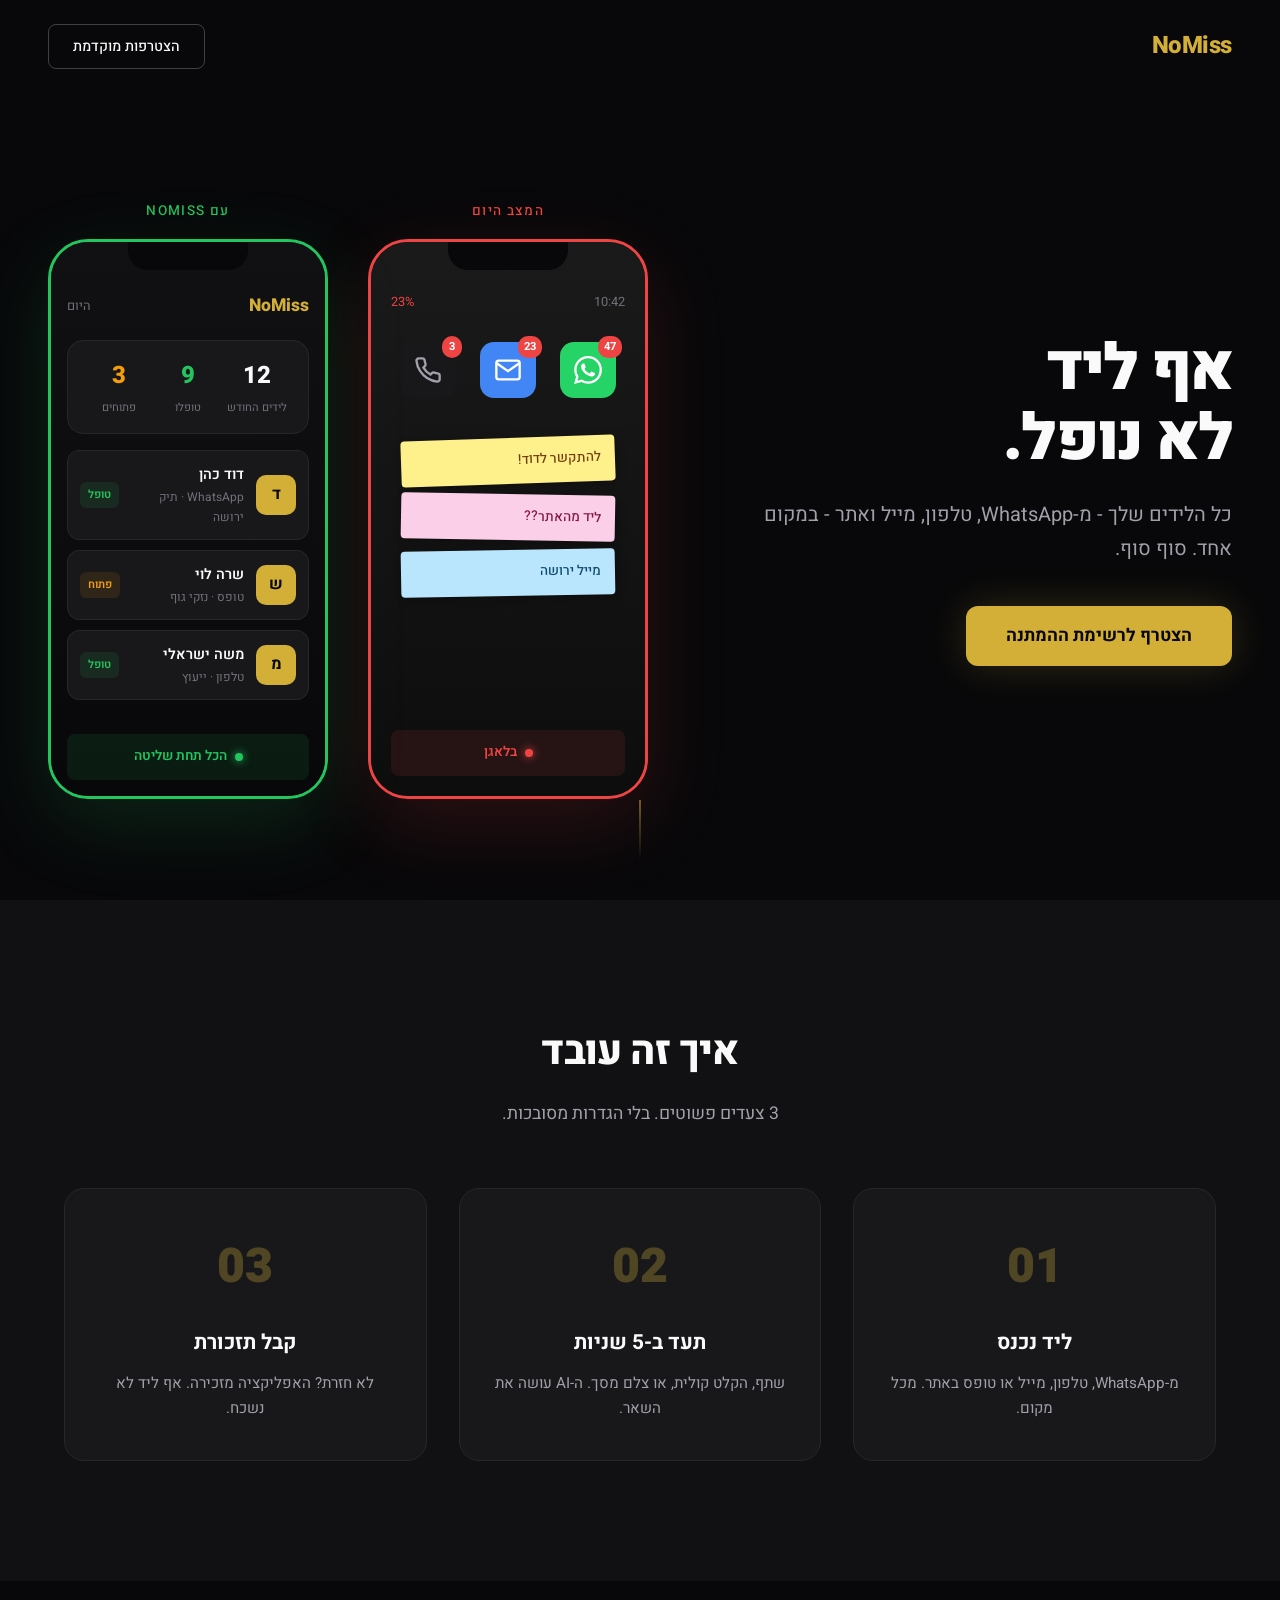
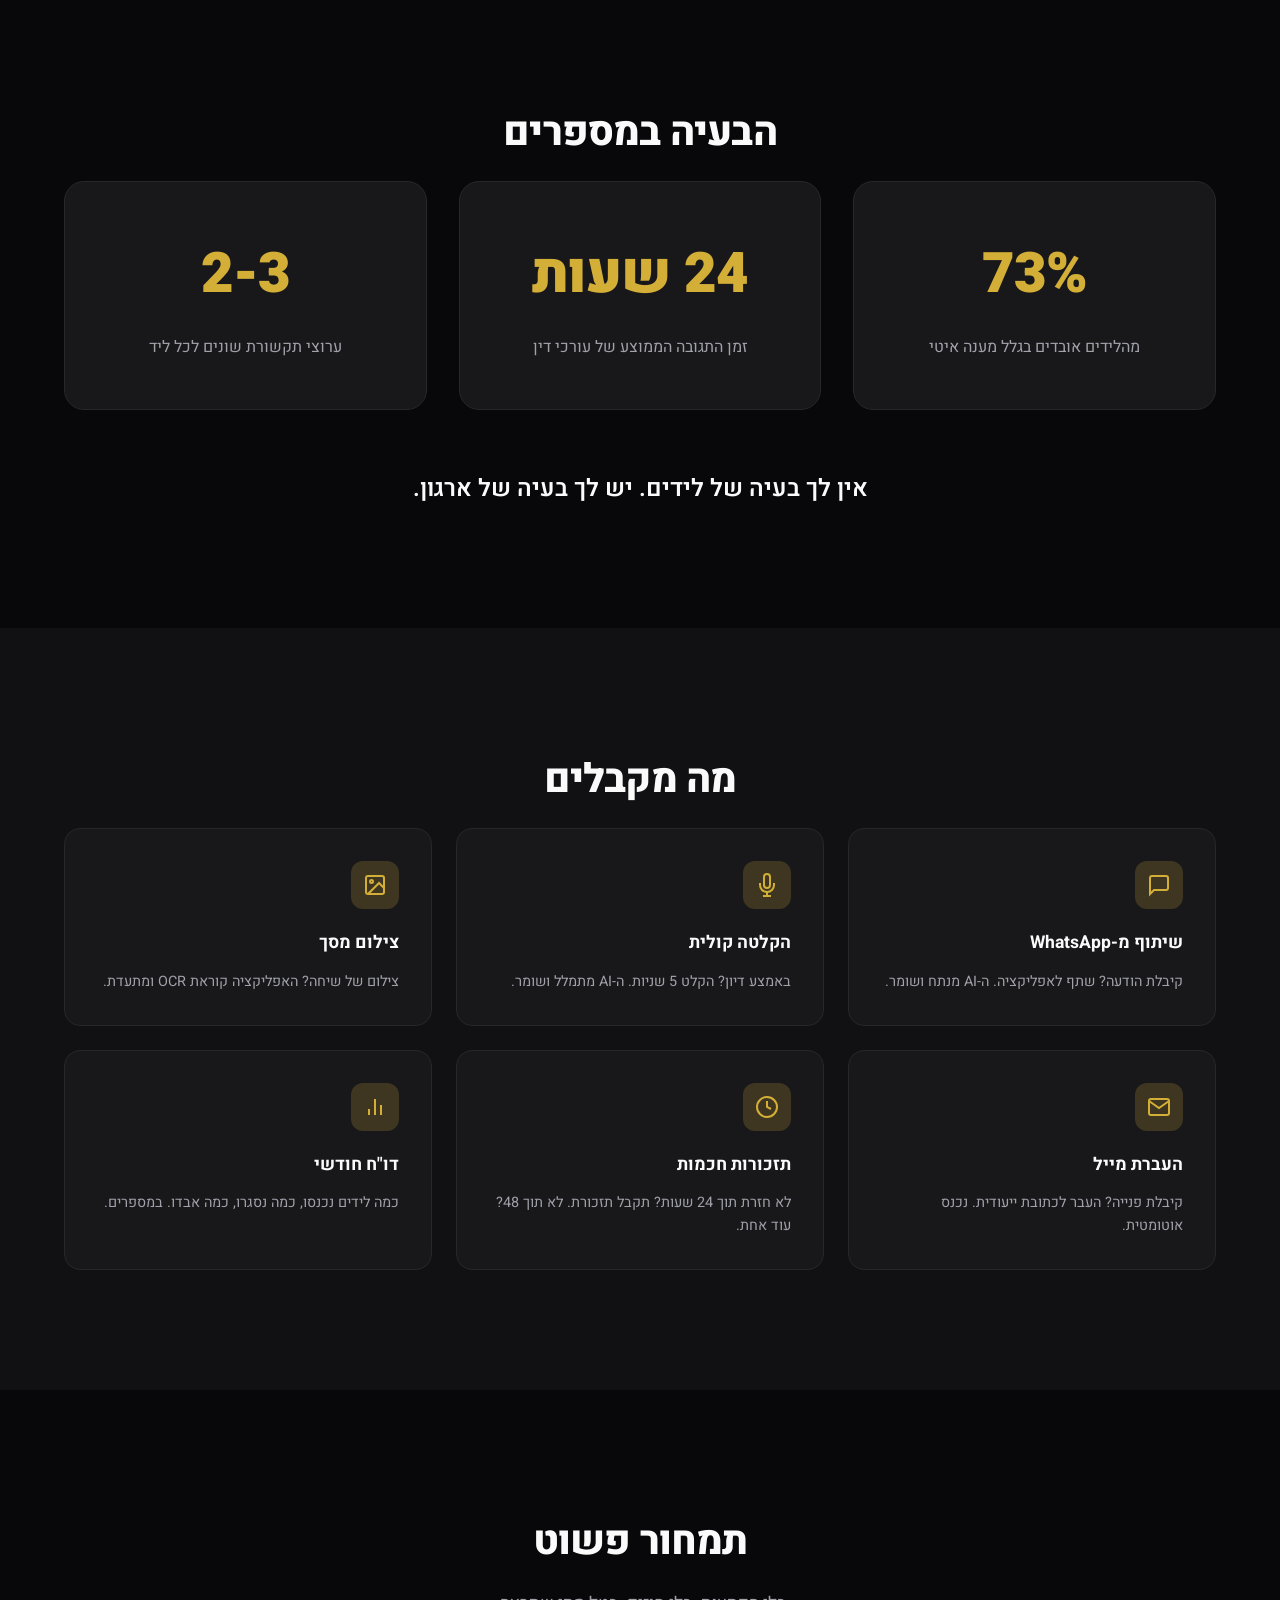
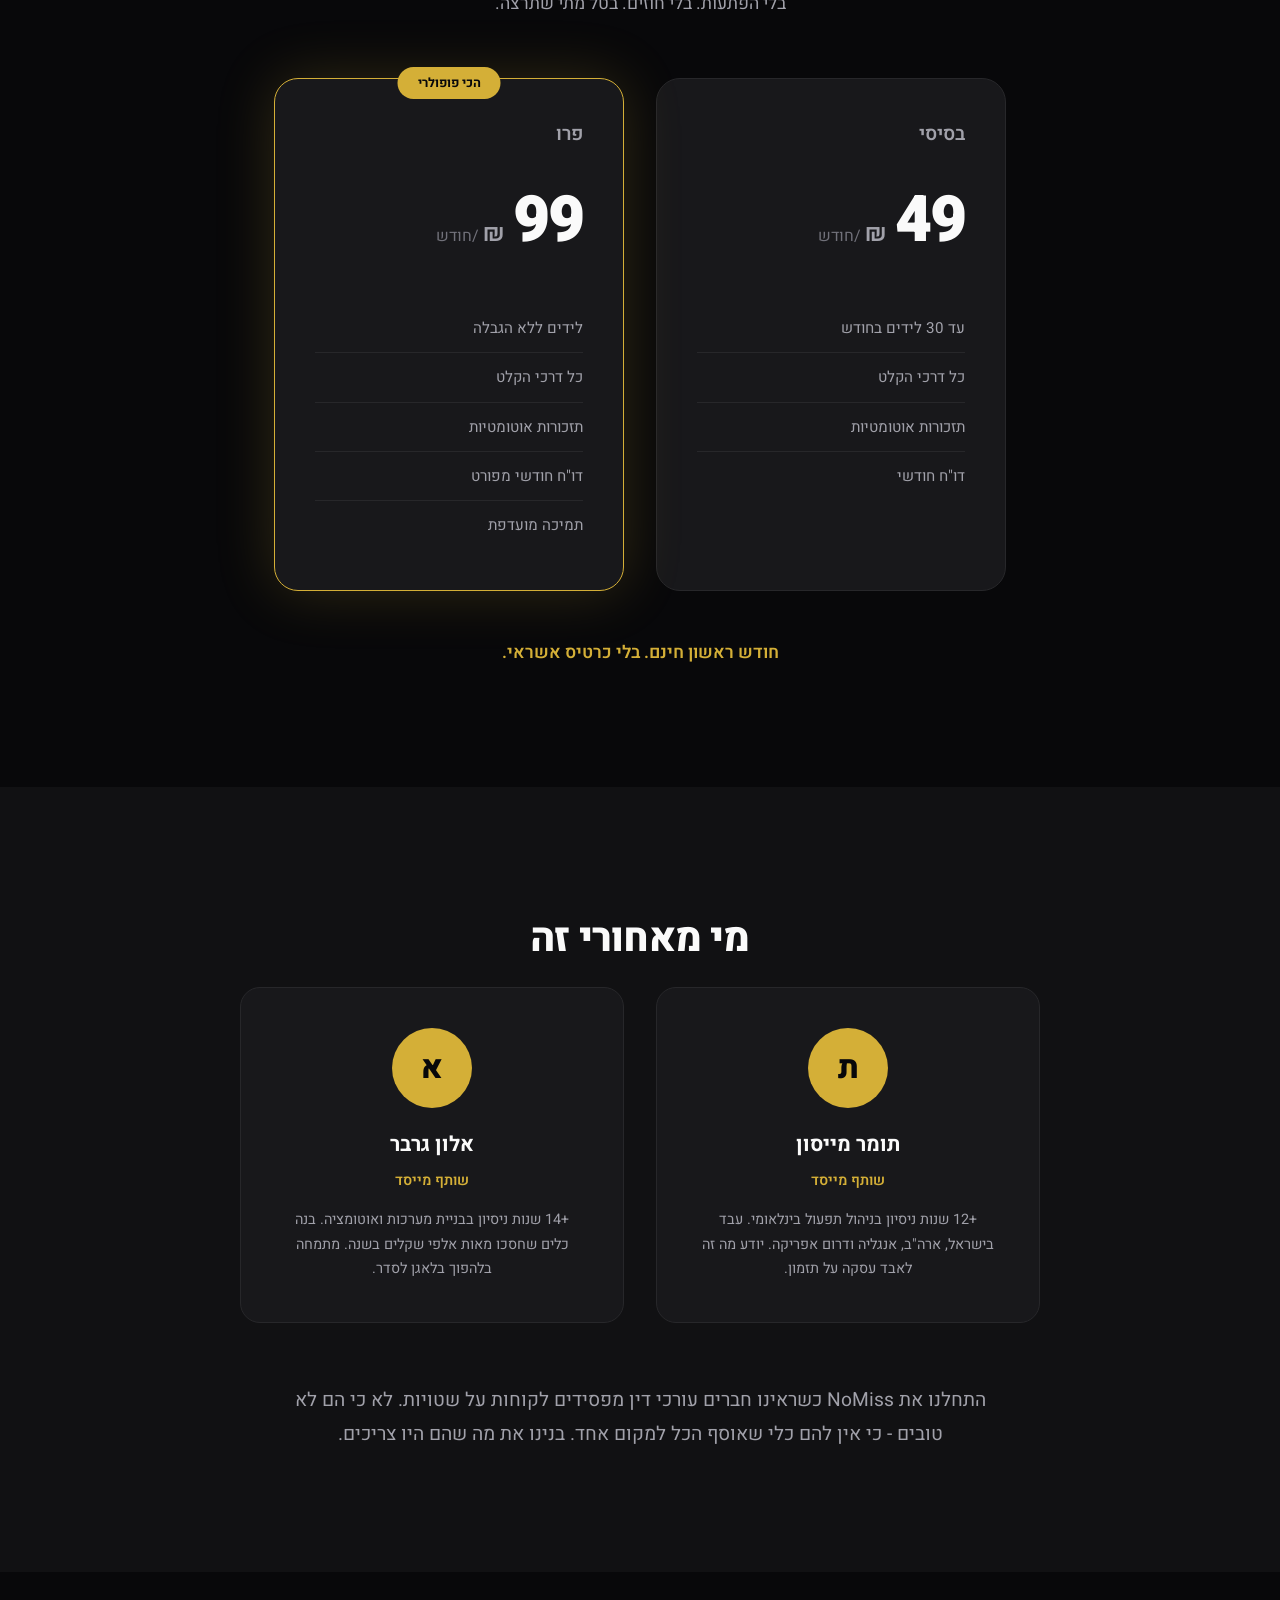
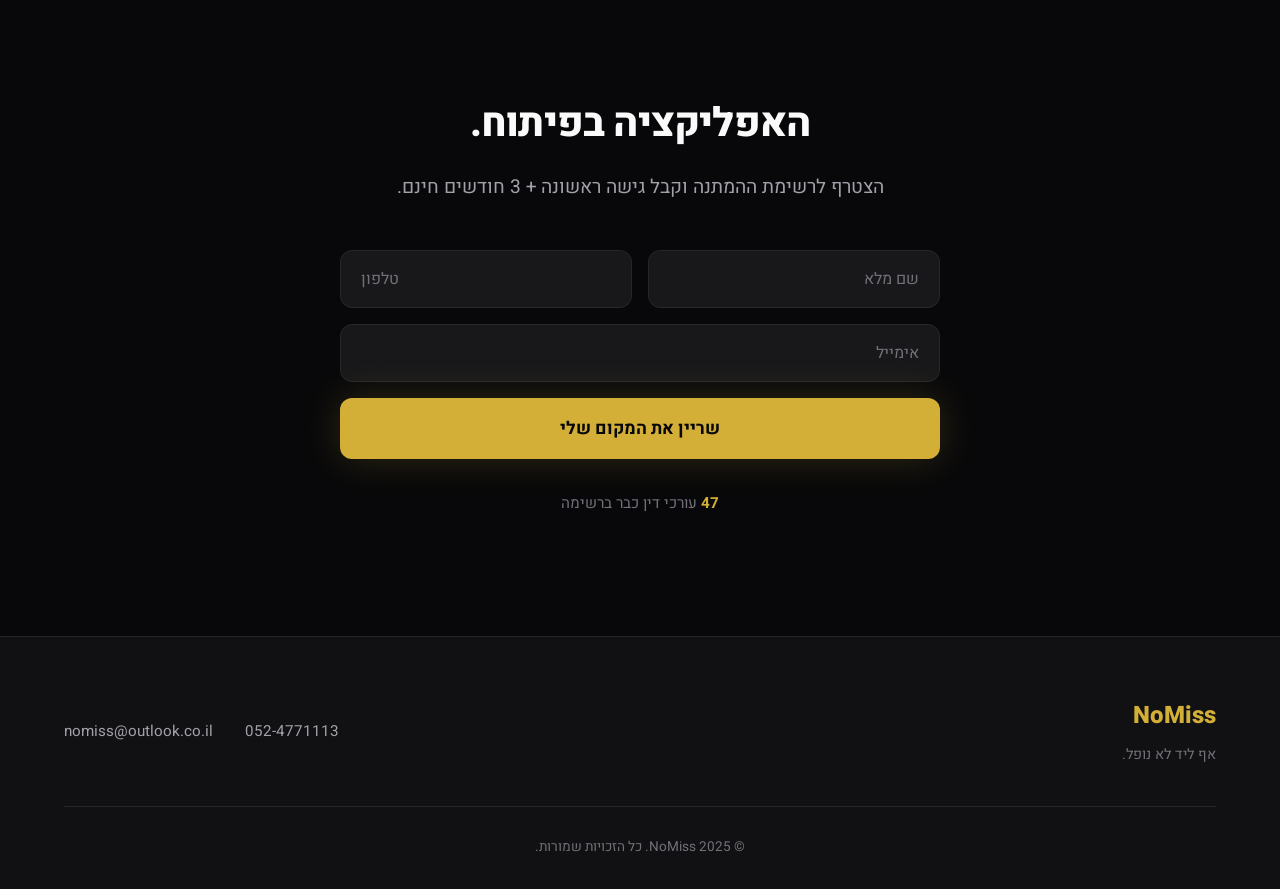
<file: index.html>
<!DOCTYPE html>
<html lang="he" dir="rtl">
<head>
  <meta charset="UTF-8">
  <meta name="viewport" content="width=device-width, initial-scale=1.0">
  <title>NoMiss | אף ליד לא נופל</title>
  <meta name="description" content="אפליקציה לניהול לידים לעורכי דין. כל הלידים במקום אחד - מ-WhatsApp, טלפון, מייל ואתר.">
  <link rel="preconnect" href="https://fonts.googleapis.com">
  <link rel="preconnect" href="https://fonts.gstatic.com" crossorigin>
  <link href="https://fonts.googleapis.com/css2?family=Heebo:wght@300;400;500;600;700;800;900&display=swap" rel="stylesheet">
  <link rel="stylesheet" href="styles.css">
  <!-- Meta Pixel Code -->
  <script>
  !function(f,b,e,v,n,t,s)
  {if(f.fbq)return;n=f.fbq=function(){n.callMethod?
  n.callMethod.apply(n,arguments):n.queue.push(arguments)};
  if(!f._fbq)f._fbq=n;n.push=n;n.loaded=!0;n.version='2.0';
  n.queue=[];t=b.createElement(e);t.async=!0;
  t.src=v;s=b.getElementsByTagName(e)[0];
  s.parentNode.insertBefore(t,s)}(window, document,'script',
  'https://connect.facebook.net/en_US/fbevents.js');
  fbq('init', '871649018702910');
  fbq('track', 'PageView');
  </script>
  <noscript><img height="1" width="1" style="display:none"
  src="https://www.facebook.com/tr?id=871649018702910&ev=PageView&noscript=1"
  /></noscript>
  <!-- End Meta Pixel Code -->
</head>
<body>

  <!-- Hero Section -->
  <section class="hero">
    <nav class="nav">
      <div class="logo">NoMiss</div>
      <a href="#waitlist" class="nav-cta">הצטרפות מוקדמת</a>
    </nav>

    <div class="hero-content">
      <div class="hero-text">
        <h1 class="hero-headline">אף ליד<br>לא נופל.</h1>
        <p class="hero-sub">כל הלידים שלך - מ-WhatsApp, טלפון, מייל ואתר - במקום אחד. סוף סוף.</p>
        <a href="#waitlist" class="hero-cta">הצטרף לרשימת ההמתנה</a>
      </div>

      <div class="hero-phones">
        <!-- Before Phone -->
        <div class="phone-wrapper before">
          <div class="phone-label">המצב היום</div>
          <div class="phone-frame">
            <div class="phone-notch"></div>
            <div class="chaos-screen">
              <div class="chaos-header">
                <span class="chaos-time">10:42</span>
                <span class="chaos-battery">23%</span>
              </div>
              <div class="chaos-apps">
                <div class="app-icon whatsapp">
                  <svg viewBox="0 0 24 24" fill="currentColor">
                    <path d="M17.472 14.382c-.297-.149-1.758-.867-2.03-.967-.273-.099-.471-.148-.67.15-.197.297-.767.966-.94 1.164-.173.199-.347.223-.644.075-.297-.15-1.255-.463-2.39-1.475-.883-.788-1.48-1.761-1.653-2.059-.173-.297-.018-.458.13-.606.134-.133.298-.347.446-.52.149-.174.198-.298.298-.497.099-.198.05-.371-.025-.52-.075-.149-.669-1.612-.916-2.207-.242-.579-.487-.5-.669-.51-.173-.008-.371-.01-.57-.01-.198 0-.52.074-.792.372-.272.297-1.04 1.016-1.04 2.479 0 1.462 1.065 2.875 1.213 3.074.149.198 2.096 3.2 5.077 4.487.709.306 1.262.489 1.694.625.712.227 1.36.195 1.871.118.571-.085 1.758-.719 2.006-1.413.248-.694.248-1.289.173-1.413-.074-.124-.272-.198-.57-.347m-5.421 7.403h-.004a9.87 9.87 0 01-5.031-1.378l-.361-.214-3.741.982.998-3.648-.235-.374a9.86 9.86 0 01-1.51-5.26c.001-5.45 4.436-9.884 9.888-9.884 2.64 0 5.122 1.03 6.988 2.898a9.825 9.825 0 012.893 6.994c-.003 5.45-4.437 9.884-9.885 9.884m8.413-18.297A11.815 11.815 0 0012.05 0C5.495 0 .16 5.335.157 11.892c0 2.096.547 4.142 1.588 5.945L.057 24l6.305-1.654a11.882 11.882 0 005.683 1.448h.005c6.554 0 11.89-5.335 11.893-11.893a11.821 11.821 0 00-3.48-8.413z"/>
                  </svg>
                  <span class="app-badge">47</span>
                </div>
                <div class="app-icon email">
                  <svg viewBox="0 0 24 24" fill="none" stroke="currentColor" stroke-width="2">
                    <path d="M4 4h16c1.1 0 2 .9 2 2v12c0 1.1-.9 2-2 2H4c-1.1 0-2-.9-2-2V6c0-1.1.9-2 2-2z"></path>
                    <polyline points="22,6 12,13 2,6"></polyline>
                  </svg>
                  <span class="app-badge">23</span>
                </div>
                <div class="app-icon phone-app">
                  <svg viewBox="0 0 24 24" fill="none" stroke="currentColor" stroke-width="2">
                    <path d="M22 16.92v3a2 2 0 0 1-2.18 2 19.79 19.79 0 0 1-8.63-3.07 19.5 19.5 0 0 1-6-6 19.79 19.79 0 0 1-3.07-8.67A2 2 0 0 1 4.11 2h3a2 2 0 0 1 2 1.72 12.84 12.84 0 0 0 .7 2.81 2 2 0 0 1-.45 2.11L8.09 9.91a16 16 0 0 0 6 6l1.27-1.27a2 2 0 0 1 2.11-.45 12.84 12.84 0 0 0 2.81.7A2 2 0 0 1 22 16.92z"></path>
                  </svg>
                  <span class="app-badge danger">3</span>
                </div>
              </div>
              <div class="sticky-notes">
                <div class="sticky yellow">להתקשר לדוד!</div>
                <div class="sticky pink">ליד מהאתר??</div>
                <div class="sticky blue">מייל ירושה</div>
              </div>
              <div class="chaos-status">
                <span class="status-dot danger"></span>
                בלאגן
              </div>
            </div>
          </div>
        </div>

        <!-- After Phone -->
        <div class="phone-wrapper after">
          <div class="phone-label">עם NoMiss</div>
          <div class="phone-frame">
            <div class="phone-notch"></div>
            <div class="app-screen">
              <div class="app-header">
                <span class="app-logo">NoMiss</span>
                <span class="app-date">היום</span>
              </div>
              <div class="stats-card">
                <div class="stat">
                  <span class="stat-number">12</span>
                  <span class="stat-label">לידים החודש</span>
                </div>
                <div class="stat">
                  <span class="stat-number success">9</span>
                  <span class="stat-label">טופלו</span>
                </div>
                <div class="stat">
                  <span class="stat-number warning">3</span>
                  <span class="stat-label">פתוחים</span>
                </div>
              </div>
              <div class="leads-list">
                <div class="lead-item">
                  <div class="lead-avatar">ד</div>
                  <div class="lead-info">
                    <span class="lead-name">דוד כהן</span>
                    <span class="lead-source">WhatsApp · תיק ירושה</span>
                  </div>
                  <span class="lead-status handled">טופל</span>
                </div>
                <div class="lead-item">
                  <div class="lead-avatar">ש</div>
                  <div class="lead-info">
                    <span class="lead-name">שרה לוי</span>
                    <span class="lead-source">טופס · נזקי גוף</span>
                  </div>
                  <span class="lead-status open">פתוח</span>
                </div>
                <div class="lead-item">
                  <div class="lead-avatar">מ</div>
                  <div class="lead-info">
                    <span class="lead-name">משה ישראלי</span>
                    <span class="lead-source">טלפון · ייעוץ</span>
                  </div>
                  <span class="lead-status handled">טופל</span>
                </div>
              </div>
              <div class="app-status">
                <span class="status-dot success"></span>
                הכל תחת שליטה
              </div>
            </div>
          </div>
        </div>
      </div>
    </div>

    <div class="hero-scroll-indicator">
      <div class="scroll-line"></div>
    </div>
  </section>

  <!-- How It Works Section -->
  <section class="how-section">
    <div class="container">
      <h2 class="section-title">איך זה עובד</h2>
      <p class="section-subtitle">3 צעדים פשוטים. בלי הגדרות מסובכות.</p>

      <div class="steps-grid">
        <div class="step-card">
          <div class="step-number">01</div>
          <h3>ליד נכנס</h3>
          <p>מ-WhatsApp, טלפון, מייל או טופס באתר. מכל מקום.</p>
        </div>
        <div class="step-card">
          <div class="step-number">02</div>
          <h3>תעד ב-5 שניות</h3>
          <p>שתף, הקלט קולית, או צלם מסך. ה-AI עושה את השאר.</p>
        </div>
        <div class="step-card">
          <div class="step-number">03</div>
          <h3>קבל תזכורת</h3>
          <p>לא חזרת? האפליקציה מזכירה. אף ליד לא נשכח.</p>
        </div>
      </div>
    </div>
  </section>

  <!-- Problem Section -->
  <section class="problem-section">
    <div class="container">
      <h2 class="section-title light">הבעיה במספרים</h2>

      <div class="stats-grid">
        <div class="stat-card">
          <div class="stat-big">73%</div>
          <p>מהלידים אובדים בגלל מענה איטי</p>
        </div>
        <div class="stat-card">
          <div class="stat-big">24 שעות</div>
          <p>זמן התגובה הממוצע של עורכי דין</p>
        </div>
        <div class="stat-card">
          <div class="stat-big">2-3</div>
          <p>ערוצי תקשורת שונים לכל ליד</p>
        </div>
      </div>

      <p class="problem-conclusion">אין לך בעיה של לידים. יש לך בעיה של ארגון.</p>
    </div>
  </section>

  <!-- Features Section -->
  <section class="features-section">
    <div class="container">
      <h2 class="section-title">מה מקבלים</h2>

      <div class="features-grid">
        <div class="feature-card">
          <div class="feature-icon">
            <svg viewBox="0 0 24 24" fill="none" stroke="currentColor" stroke-width="2">
              <path d="M21 15a2 2 0 0 1-2 2H7l-4 4V5a2 2 0 0 1 2-2h14a2 2 0 0 1 2 2z"></path>
            </svg>
          </div>
          <h4>שיתוף מ-WhatsApp</h4>
          <p>קיבלת הודעה? שתף לאפליקציה. ה-AI מנתח ושומר.</p>
        </div>
        <div class="feature-card">
          <div class="feature-icon">
            <svg viewBox="0 0 24 24" fill="none" stroke="currentColor" stroke-width="2">
              <path d="M12 1a3 3 0 0 0-3 3v8a3 3 0 0 0 6 0V4a3 3 0 0 0-3-3z"></path>
              <path d="M19 10v2a7 7 0 0 1-14 0v-2"></path>
              <line x1="12" y1="19" x2="12" y2="23"></line>
              <line x1="8" y1="23" x2="16" y2="23"></line>
            </svg>
          </div>
          <h4>הקלטה קולית</h4>
          <p>באמצע דיון? הקלט 5 שניות. ה-AI מתמלל ושומר.</p>
        </div>
        <div class="feature-card">
          <div class="feature-icon">
            <svg viewBox="0 0 24 24" fill="none" stroke="currentColor" stroke-width="2">
              <rect x="3" y="3" width="18" height="18" rx="2" ry="2"></rect>
              <circle cx="8.5" cy="8.5" r="1.5"></circle>
              <polyline points="21 15 16 10 5 21"></polyline>
            </svg>
          </div>
          <h4>צילום מסך</h4>
          <p>צילום של שיחה? האפליקציה קוראת OCR ומתעדת.</p>
        </div>
        <div class="feature-card">
          <div class="feature-icon">
            <svg viewBox="0 0 24 24" fill="none" stroke="currentColor" stroke-width="2">
              <path d="M4 4h16c1.1 0 2 .9 2 2v12c0 1.1-.9 2-2 2H4c-1.1 0-2-.9-2-2V6c0-1.1.9-2 2-2z"></path>
              <polyline points="22,6 12,13 2,6"></polyline>
            </svg>
          </div>
          <h4>העברת מייל</h4>
          <p>קיבלת פנייה? העבר לכתובת ייעודית. נכנס אוטומטית.</p>
        </div>
        <div class="feature-card">
          <div class="feature-icon">
            <svg viewBox="0 0 24 24" fill="none" stroke="currentColor" stroke-width="2">
              <circle cx="12" cy="12" r="10"></circle>
              <polyline points="12 6 12 12 16 14"></polyline>
            </svg>
          </div>
          <h4>תזכורות חכמות</h4>
          <p>לא חזרת תוך 24 שעות? תקבל תזכורת. לא תוך 48? עוד אחת.</p>
        </div>
        <div class="feature-card">
          <div class="feature-icon">
            <svg viewBox="0 0 24 24" fill="none" stroke="currentColor" stroke-width="2">
              <line x1="18" y1="20" x2="18" y2="10"></line>
              <line x1="12" y1="20" x2="12" y2="4"></line>
              <line x1="6" y1="20" x2="6" y2="14"></line>
            </svg>
          </div>
          <h4>דו"ח חודשי</h4>
          <p>כמה לידים נכנסו, כמה נסגרו, כמה אבדו. במספרים.</p>
        </div>
      </div>
    </div>
  </section>

  <!-- Pricing Section -->
  <section class="pricing-section">
    <div class="container">
      <h2 class="section-title light">תמחור פשוט</h2>
      <p class="pricing-intro">בלי הפתעות. בלי חוזים. בטל מתי שתרצה.</p>

      <div class="pricing-cards">
        <div class="pricing-card">
          <div class="pricing-name">בסיסי</div>
          <div class="pricing-price">
            <span class="price-number">49</span>
            <span class="price-currency">₪</span>
            <span class="price-period">/חודש</span>
          </div>
          <ul class="pricing-features">
            <li>עד 30 לידים בחודש</li>
            <li>כל דרכי הקלט</li>
            <li>תזכורות אוטומטיות</li>
            <li>דו"ח חודשי</li>
          </ul>
        </div>

        <div class="pricing-card featured">
          <div class="pricing-badge">הכי פופולרי</div>
          <div class="pricing-name">פרו</div>
          <div class="pricing-price">
            <span class="price-number">99</span>
            <span class="price-currency">₪</span>
            <span class="price-period">/חודש</span>
          </div>
          <ul class="pricing-features">
            <li>לידים ללא הגבלה</li>
            <li>כל דרכי הקלט</li>
            <li>תזכורות אוטומטיות</li>
            <li>דו"ח חודשי מפורט</li>
            <li>תמיכה מועדפת</li>
          </ul>
        </div>
      </div>

      <p class="pricing-trial">חודש ראשון חינם. בלי כרטיס אשראי.</p>
    </div>
  </section>

  <!-- About Section -->
  <section class="about-section">
    <div class="container">
      <h2 class="section-title">מי מאחורי זה</h2>

      <div class="founders-grid">
        <div class="founder-card">
          <div class="founder-initial">ת</div>
          <h3>תומר מייסון</h3>
          <p class="founder-title">שותף מייסד</p>
          <p class="founder-bio">+12 שנות ניסיון בניהול תפעול בינלאומי. עבד בישראל, ארה"ב, אנגליה ודרום אפריקה. יודע מה זה לאבד עסקה על תזמון.</p>
        </div>
        <div class="founder-card">
          <div class="founder-initial">א</div>
          <h3>אלון גרבר</h3>
          <p class="founder-title">שותף מייסד</p>
          <p class="founder-bio">+14 שנות ניסיון בבניית מערכות ואוטומציה. בנה כלים שחסכו מאות אלפי שקלים בשנה. מתמחה בלהפוך בלאגן לסדר.</p>
        </div>
      </div>

      <div class="about-story">
        <p>התחלנו את NoMiss כשראינו חברים עורכי דין מפסידים לקוחות על שטויות. לא כי הם לא טובים - כי אין להם כלי שאוסף הכל למקום אחד. בנינו את מה שהם היו צריכים.</p>
      </div>
    </div>
  </section>

  <!-- Waitlist Section -->
  <section class="waitlist-section" id="waitlist">
    <div class="container">
      <div class="waitlist-content">
        <h2 class="section-title light">האפליקציה בפיתוח.</h2>
        <p class="waitlist-sub">הצטרף לרשימת ההמתנה וקבל גישה ראשונה + 3 חודשים חינם.</p>

        <form class="waitlist-form" id="waitlist-form">
          <div class="form-row">
            <input type="text" name="name" placeholder="שם מלא" required>
            <input type="tel" name="phone" placeholder="טלפון" required>
          </div>
          <div class="form-row">
            <input type="email" name="email" placeholder="אימייל" required>
          </div>
          <button type="submit" class="submit-btn">שריין את המקום שלי</button>
        </form>

        <p class="waitlist-count">
          <span class="count-number">47</span> עורכי דין כבר ברשימה
        </p>
      </div>
    </div>
  </section>

  <!-- Footer -->
  <footer class="footer">
    <div class="container">
      <div class="footer-content">
        <div class="footer-brand">
          <div class="footer-logo">NoMiss</div>
          <p>אף ליד לא נופל.</p>
        </div>
        <div class="footer-contact">
          <a href="tel:+972524771113">052-4771113</a>
          <a href="mailto:nomiss@outlook.co.il">nomiss@outlook.co.il</a>
        </div>
      </div>
      <div class="footer-bottom">
        <p>© 2025 NoMiss. כל הזכויות שמורות.</p>
      </div>
    </div>
  </footer>

  <script src="script.js"></script>
</body>
</html>
</file>
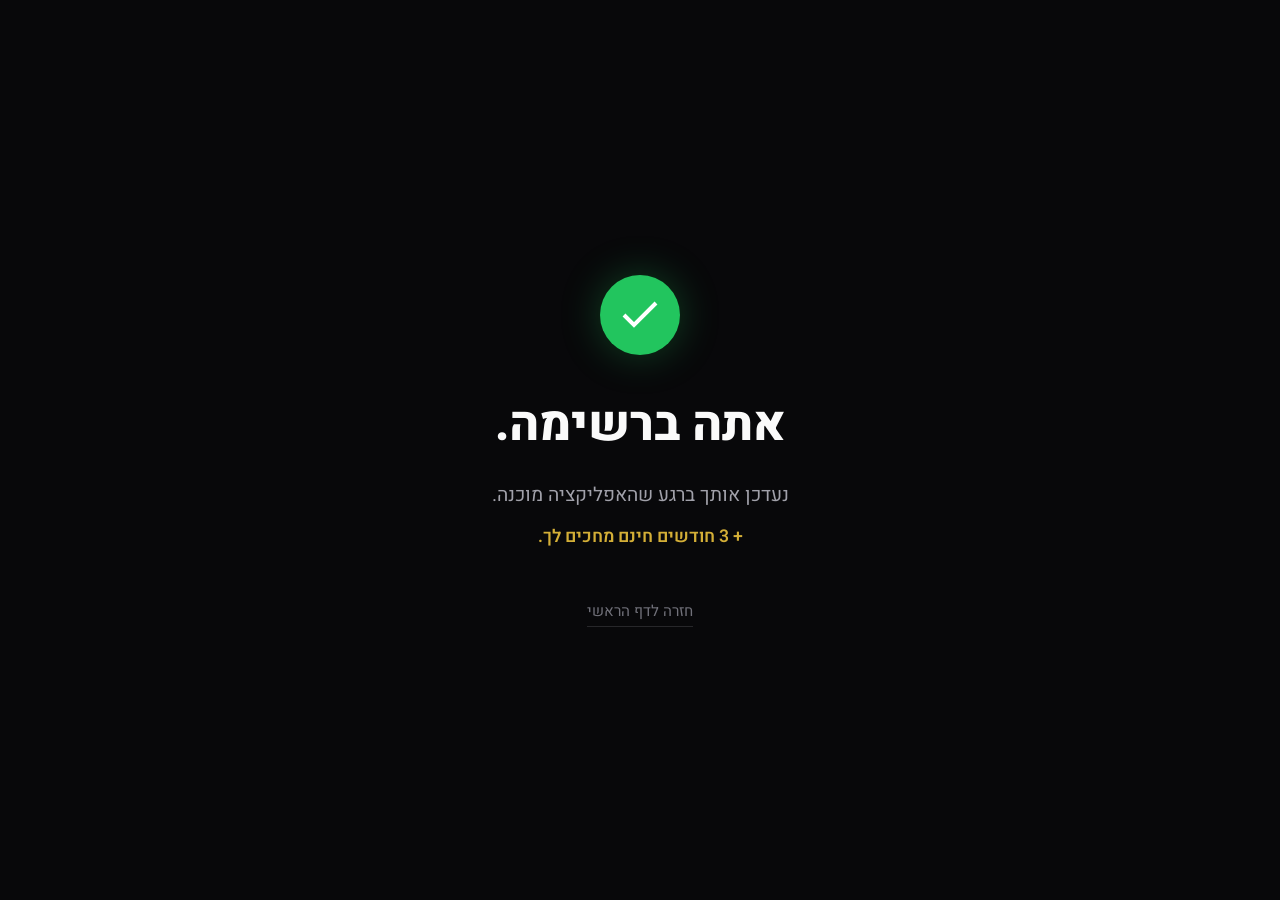
<file: thank-you.html>
<!DOCTYPE html>
<html lang="he" dir="rtl">
<head>
  <meta charset="UTF-8">
  <meta name="viewport" content="width=device-width, initial-scale=1.0">
  <title>תודה! | NoMiss</title>
  <link rel="preconnect" href="https://fonts.googleapis.com">
  <link rel="preconnect" href="https://fonts.gstatic.com" crossorigin>
  <link href="https://fonts.googleapis.com/css2?family=Heebo:wght@400;600;700;800&display=swap" rel="stylesheet">
  <link rel="stylesheet" href="styles.css">
  <!-- Meta Pixel Code -->
  <script>
  !function(f,b,e,v,n,t,s)
  {if(f.fbq)return;n=f.fbq=function(){n.callMethod?
  n.callMethod.apply(n,arguments):n.queue.push(arguments)};
  if(!f._fbq)f._fbq=n;n.push=n;n.loaded=!0;n.version='2.0';
  n.queue=[];t=b.createElement(e);t.async=!0;
  t.src=v;s=b.getElementsByTagName(e)[0];
  s.parentNode.insertBefore(t,s)}(window, document,'script',
  'https://connect.facebook.net/en_US/fbevents.js');
  fbq('init', '871649018702910');
  fbq('track', 'PageView');
  fbq('track', 'Lead');
  </script>
  <noscript><img height="1" width="1" style="display:none"
  src="https://www.facebook.com/tr?id=871649018702910&ev=PageView&noscript=1"
  /></noscript>
  <!-- End Meta Pixel Code -->
</head>
<body>
  <div class="thank-you-page">
    <div class="thank-you-content">
      <div class="thank-you-check">
        <svg width="48" height="48" viewBox="0 0 24 24" fill="none" stroke="currentColor" stroke-width="2">
          <polyline points="20 6 9 17 4 12"></polyline>
        </svg>
      </div>
      <h1>אתה ברשימה.</h1>
      <p class="thank-you-main">נעדכן אותך ברגע שהאפליקציה מוכנה.</p>
      <p class="thank-you-bonus">+ 3 חודשים חינם מחכים לך.</p>
      <a href="index.html" class="back-link">חזרה לדף הראשי</a>
    </div>
  </div>
</body>
</html>
</file>
<file: styles.css>
/* ===== CSS Variables ===== */
:root {
  --bg-primary: #08080A;
  --bg-secondary: #111113;
  --bg-card: #18181B;
  --bg-card-hover: #1f1f23;
  --text-primary: #FAFAFA;
  --text-secondary: #A1A1AA;
  --text-muted: #71717A;
  --accent: #D4AF37;
  --accent-dark: #B8942F;
  --accent-glow: rgba(212, 175, 55, 0.2);
  --success: #22C55E;
  --success-bg: rgba(34, 197, 94, 0.1);
  --warning: #F59E0B;
  --warning-bg: rgba(245, 158, 11, 0.1);
  --danger: #EF4444;
  --danger-bg: rgba(239, 68, 68, 0.1);
  --border: #27272A;
  --border-light: #3f3f46;
}

/* ===== Reset & Base ===== */
* {
  margin: 0;
  padding: 0;
  box-sizing: border-box;
}

html {
  scroll-behavior: smooth;
}

body {
  font-family: 'Heebo', sans-serif;
  background: var(--bg-primary);
  color: var(--text-primary);
  line-height: 1.6;
  overflow-x: hidden;
}

.container {
  max-width: 1200px;
  margin: 0 auto;
  padding: 0 24px;
}

/* ===== Navigation ===== */
.nav {
  display: flex;
  justify-content: space-between;
  align-items: center;
  padding: 24px 48px;
  position: absolute;
  top: 0;
  left: 0;
  right: 0;
  z-index: 100;
}

.logo {
  font-size: 1.5rem;
  font-weight: 800;
  color: var(--accent);
  letter-spacing: -0.02em;
}

.nav-cta {
  background: transparent;
  border: 1px solid var(--border-light);
  color: var(--text-primary);
  padding: 10px 24px;
  border-radius: 8px;
  text-decoration: none;
  font-weight: 500;
  font-size: 0.9rem;
  transition: all 0.3s ease;
}

.nav-cta:hover {
  border-color: var(--accent);
  color: var(--accent);
}

/* ===== Hero Section ===== */
.hero {
  min-height: 100vh;
  background: var(--bg-primary);
  position: relative;
  display: flex;
  flex-direction: column;
  padding-top: 100px;
}

.hero-content {
  flex: 1;
  display: flex;
  align-items: center;
  justify-content: space-between;
  padding: 0 48px;
  gap: 60px;
}

.hero-text {
  flex: 1;
  max-width: 500px;
}

.hero-headline {
  font-size: 4rem;
  font-weight: 900;
  line-height: 1.1;
  margin-bottom: 24px;
  letter-spacing: -0.03em;
}

.hero-sub {
  font-size: 1.25rem;
  color: var(--text-secondary);
  margin-bottom: 40px;
  line-height: 1.7;
}

.hero-cta {
  display: inline-block;
  background: var(--accent);
  color: var(--bg-primary);
  padding: 16px 40px;
  border-radius: 12px;
  text-decoration: none;
  font-weight: 700;
  font-size: 1.1rem;
  transition: all 0.3s ease;
  box-shadow: 0 0 40px var(--accent-glow);
}

.hero-cta:hover {
  background: var(--accent-dark);
  transform: translateY(-2px);
  box-shadow: 0 0 60px var(--accent-glow);
}

/* ===== Hero Phones ===== */
.hero-phones {
  display: flex;
  gap: 40px;
  align-items: flex-start;
}

.phone-wrapper {
  display: flex;
  flex-direction: column;
  align-items: center;
  gap: 16px;
}

.phone-label {
  font-size: 0.85rem;
  color: var(--text-muted);
  font-weight: 500;
  text-transform: uppercase;
  letter-spacing: 0.1em;
}

.phone-wrapper.before .phone-label {
  color: var(--danger);
}

.phone-wrapper.after .phone-label {
  color: var(--success);
}

.phone-frame {
  width: 280px;
  height: 560px;
  background: var(--bg-card);
  border-radius: 40px;
  border: 3px solid var(--border);
  position: relative;
  overflow: hidden;
  box-shadow: 0 25px 80px rgba(0, 0, 0, 0.5);
}

.phone-wrapper.before .phone-frame {
  border-color: var(--danger);
  box-shadow: 0 25px 80px rgba(239, 68, 68, 0.15);
}

.phone-wrapper.after .phone-frame {
  border-color: var(--success);
  box-shadow: 0 25px 80px rgba(34, 197, 94, 0.15);
}

.phone-notch {
  width: 120px;
  height: 28px;
  background: var(--bg-primary);
  border-radius: 0 0 20px 20px;
  position: absolute;
  top: 0;
  left: 50%;
  transform: translateX(-50%);
  z-index: 10;
}

/* ===== Chaos Screen (Before) ===== */
.chaos-screen {
  height: 100%;
  padding: 50px 20px 20px;
  background: linear-gradient(180deg, #1a1a1a 0%, #0d0d0d 100%);
  display: flex;
  flex-direction: column;
}

.chaos-header {
  display: flex;
  justify-content: space-between;
  align-items: center;
  margin-bottom: 30px;
  font-size: 0.8rem;
  color: var(--text-muted);
}

.chaos-battery {
  color: var(--danger);
}

.chaos-apps {
  display: flex;
  justify-content: center;
  gap: 24px;
  margin-bottom: 30px;
}

.app-icon {
  width: 56px;
  height: 56px;
  background: var(--bg-card);
  border-radius: 14px;
  display: flex;
  align-items: center;
  justify-content: center;
  position: relative;
}

.app-icon svg {
  width: 28px;
  height: 28px;
}

.app-icon.whatsapp {
  background: #25D366;
  color: white;
}

.app-icon.email {
  background: #4285F4;
  color: white;
}

.app-icon.phone-app {
  background: var(--bg-card);
  color: var(--text-secondary);
}

.app-badge {
  position: absolute;
  top: -6px;
  right: -6px;
  background: var(--danger);
  color: white;
  font-size: 0.7rem;
  font-weight: 700;
  padding: 2px 6px;
  border-radius: 10px;
  min-width: 20px;
  text-align: center;
}

.app-badge.danger {
  background: var(--danger);
  animation: pulse 2s infinite;
}

@keyframes pulse {
  0%, 100% { transform: scale(1); }
  50% { transform: scale(1.1); }
}

.sticky-notes {
  flex: 1;
  display: flex;
  flex-direction: column;
  gap: 10px;
  padding: 10px;
}

.sticky {
  padding: 12px 14px;
  border-radius: 4px;
  font-size: 0.85rem;
  font-weight: 500;
  transform: rotate(-1deg);
  box-shadow: 2px 2px 8px rgba(0, 0, 0, 0.3);
}

.sticky.yellow {
  background: #FEF08A;
  color: #713F12;
  transform: rotate(-2deg);
}

.sticky.pink {
  background: #FBCFE8;
  color: #831843;
  transform: rotate(1deg);
}

.sticky.blue {
  background: #BAE6FD;
  color: #0C4A6E;
  transform: rotate(-1deg);
}

.chaos-status {
  display: flex;
  align-items: center;
  justify-content: center;
  gap: 8px;
  padding: 12px;
  background: var(--danger-bg);
  border-radius: 8px;
  font-size: 0.85rem;
  color: var(--danger);
  font-weight: 600;
}

/* ===== App Screen (After) ===== */
.app-screen {
  height: 100%;
  padding: 50px 16px 16px;
  background: linear-gradient(180deg, var(--bg-secondary) 0%, var(--bg-primary) 100%);
  display: flex;
  flex-direction: column;
}

.app-header {
  display: flex;
  justify-content: space-between;
  align-items: center;
  margin-bottom: 20px;
}

.app-logo {
  font-size: 1.1rem;
  font-weight: 800;
  color: var(--accent);
}

.app-date {
  font-size: 0.8rem;
  color: var(--text-muted);
}

.stats-card {
  display: flex;
  justify-content: space-between;
  background: var(--bg-card);
  border-radius: 16px;
  padding: 16px;
  margin-bottom: 16px;
  border: 1px solid var(--border);
}

.stats-card .stat {
  text-align: center;
  flex: 1;
}

.stats-card .stat-number {
  font-size: 1.5rem;
  font-weight: 800;
  display: block;
  color: var(--text-primary);
}

.stats-card .stat-number.success {
  color: var(--success);
}

.stats-card .stat-number.warning {
  color: var(--warning);
}

.stats-card .stat-label {
  font-size: 0.7rem;
  color: var(--text-muted);
  display: block;
  margin-top: 4px;
}

.leads-list {
  flex: 1;
  display: flex;
  flex-direction: column;
  gap: 10px;
  overflow: hidden;
}

.lead-item {
  display: flex;
  align-items: center;
  gap: 12px;
  background: var(--bg-card);
  padding: 12px;
  border-radius: 12px;
  border: 1px solid var(--border);
}

.lead-avatar {
  width: 40px;
  height: 40px;
  background: var(--accent);
  color: var(--bg-primary);
  border-radius: 10px;
  display: flex;
  align-items: center;
  justify-content: center;
  font-weight: 700;
  font-size: 1rem;
}

.lead-info {
  flex: 1;
  min-width: 0;
}

.lead-name {
  display: block;
  font-weight: 600;
  font-size: 0.9rem;
  color: var(--text-primary);
}

.lead-source {
  display: block;
  font-size: 0.75rem;
  color: var(--text-muted);
  margin-top: 2px;
}

.lead-status {
  font-size: 0.7rem;
  padding: 4px 8px;
  border-radius: 6px;
  font-weight: 600;
}

.lead-status.handled {
  background: var(--success-bg);
  color: var(--success);
}

.lead-status.open {
  background: var(--warning-bg);
  color: var(--warning);
}

.app-status {
  display: flex;
  align-items: center;
  justify-content: center;
  gap: 8px;
  padding: 12px;
  background: var(--success-bg);
  border-radius: 8px;
  font-size: 0.85rem;
  color: var(--success);
  font-weight: 600;
  margin-top: auto;
}

.status-dot {
  width: 8px;
  height: 8px;
  border-radius: 50%;
}

.status-dot.success {
  background: var(--success);
  box-shadow: 0 0 8px var(--success);
}

.status-dot.danger {
  background: var(--danger);
  box-shadow: 0 0 8px var(--danger);
  animation: pulse 2s infinite;
}

/* ===== Scroll Indicator ===== */
.hero-scroll-indicator {
  position: absolute;
  bottom: 40px;
  left: 50%;
  transform: translateX(-50%);
}

.scroll-line {
  width: 1px;
  height: 60px;
  background: linear-gradient(to bottom, var(--accent), transparent);
  animation: scrollPulse 2s infinite;
}

@keyframes scrollPulse {
  0%, 100% { opacity: 0.3; height: 60px; }
  50% { opacity: 1; height: 80px; }
}

/* ===== Section Titles ===== */
.section-title {
  font-size: 2.5rem;
  font-weight: 800;
  text-align: center;
  margin-bottom: 16px;
  letter-spacing: -0.02em;
}

.section-title.light {
  color: var(--text-primary);
}

.section-subtitle {
  font-size: 1.1rem;
  color: var(--text-secondary);
  text-align: center;
  margin-bottom: 60px;
}

/* ===== How It Works Section ===== */
.how-section {
  padding: 120px 0;
  background: var(--bg-secondary);
}

.steps-grid {
  display: grid;
  grid-template-columns: repeat(3, 1fr);
  gap: 32px;
}

.step-card {
  background: var(--bg-card);
  border: 1px solid var(--border);
  border-radius: 20px;
  padding: 40px 32px;
  text-align: center;
  transition: all 0.3s ease;
}

.step-card:hover {
  border-color: var(--accent);
  transform: translateY(-4px);
}

.step-number {
  font-size: 3rem;
  font-weight: 900;
  color: var(--accent);
  opacity: 0.3;
  margin-bottom: 20px;
}

.step-card h3 {
  font-size: 1.3rem;
  font-weight: 700;
  margin-bottom: 12px;
}

.step-card p {
  color: var(--text-secondary);
  font-size: 0.95rem;
  line-height: 1.6;
}

/* ===== Problem Section ===== */
.problem-section {
  padding: 120px 0;
  background: var(--bg-primary);
}

.stats-grid {
  display: grid;
  grid-template-columns: repeat(3, 1fr);
  gap: 32px;
  margin-bottom: 60px;
}

.stat-card {
  background: var(--bg-card);
  border: 1px solid var(--border);
  border-radius: 20px;
  padding: 48px 32px;
  text-align: center;
}

.stat-big {
  font-size: 3.5rem;
  font-weight: 900;
  color: var(--accent);
  margin-bottom: 16px;
  letter-spacing: -0.02em;
}

.stat-card p {
  color: var(--text-secondary);
  font-size: 1rem;
}

.problem-conclusion {
  font-size: 1.5rem;
  font-weight: 600;
  text-align: center;
  color: var(--text-primary);
}

/* ===== Features Section ===== */
.features-section {
  padding: 120px 0;
  background: var(--bg-secondary);
}

.features-grid {
  display: grid;
  grid-template-columns: repeat(3, 1fr);
  gap: 24px;
}

.feature-card {
  background: var(--bg-card);
  border: 1px solid var(--border);
  border-radius: 16px;
  padding: 32px;
  transition: all 0.3s ease;
}

.feature-card:hover {
  border-color: var(--accent);
  background: var(--bg-card-hover);
}

.feature-icon {
  width: 48px;
  height: 48px;
  background: var(--accent-glow);
  border-radius: 12px;
  display: flex;
  align-items: center;
  justify-content: center;
  margin-bottom: 20px;
}

.feature-icon svg {
  width: 24px;
  height: 24px;
  color: var(--accent);
}

.feature-card h4 {
  font-size: 1.1rem;
  font-weight: 700;
  margin-bottom: 12px;
}

.feature-card p {
  color: var(--text-secondary);
  font-size: 0.9rem;
  line-height: 1.6;
}

/* ===== Pricing Section ===== */
.pricing-section {
  padding: 120px 0;
  background: var(--bg-primary);
}

.pricing-intro {
  font-size: 1.1rem;
  color: var(--text-secondary);
  text-align: center;
  margin-bottom: 60px;
}

.pricing-cards {
  display: flex;
  justify-content: center;
  gap: 32px;
  max-width: 800px;
  margin: 0 auto;
}

.pricing-card {
  background: var(--bg-card);
  border: 1px solid var(--border);
  border-radius: 24px;
  padding: 40px;
  flex: 1;
  max-width: 350px;
  position: relative;
  transition: all 0.3s ease;
}

.pricing-card:hover {
  border-color: var(--accent);
}

.pricing-card.featured {
  border-color: var(--accent);
  box-shadow: 0 0 60px var(--accent-glow);
}

.pricing-badge {
  position: absolute;
  top: -12px;
  left: 50%;
  transform: translateX(-50%);
  background: var(--accent);
  color: var(--bg-primary);
  padding: 6px 20px;
  border-radius: 20px;
  font-size: 0.8rem;
  font-weight: 700;
}

.pricing-name {
  font-size: 1.2rem;
  font-weight: 600;
  margin-bottom: 20px;
  color: var(--text-secondary);
}

.pricing-price {
  margin-bottom: 32px;
}

.price-number {
  font-size: 4rem;
  font-weight: 900;
  color: var(--text-primary);
  letter-spacing: -0.03em;
}

.price-currency {
  font-size: 1.5rem;
  font-weight: 600;
  color: var(--text-secondary);
  margin-right: 4px;
}

.price-period {
  font-size: 1rem;
  color: var(--text-muted);
}

.pricing-features {
  list-style: none;
}

.pricing-features li {
  padding: 12px 0;
  border-bottom: 1px solid var(--border);
  color: var(--text-secondary);
  font-size: 0.95rem;
}

.pricing-features li:last-child {
  border-bottom: none;
}

.pricing-trial {
  text-align: center;
  margin-top: 48px;
  color: var(--accent);
  font-weight: 600;
  font-size: 1.1rem;
}

/* ===== About Section ===== */
.about-section {
  padding: 120px 0;
  background: var(--bg-secondary);
}

.founders-grid {
  display: grid;
  grid-template-columns: repeat(2, 1fr);
  gap: 32px;
  max-width: 800px;
  margin: 0 auto 60px;
}

.founder-card {
  background: var(--bg-card);
  border: 1px solid var(--border);
  border-radius: 20px;
  padding: 40px;
  text-align: center;
  transition: all 0.3s ease;
}

.founder-card:hover {
  border-color: var(--accent);
}

.founder-initial {
  width: 80px;
  height: 80px;
  background: var(--accent);
  color: var(--bg-primary);
  border-radius: 50%;
  display: flex;
  align-items: center;
  justify-content: center;
  font-size: 2rem;
  font-weight: 800;
  margin: 0 auto 20px;
}

.founder-card h3 {
  font-size: 1.3rem;
  font-weight: 700;
  margin-bottom: 8px;
}

.founder-title {
  color: var(--accent);
  font-size: 0.9rem;
  font-weight: 600;
  margin-bottom: 16px;
}

.founder-bio {
  color: var(--text-secondary);
  font-size: 0.9rem;
  line-height: 1.7;
}

.about-story {
  max-width: 700px;
  margin: 0 auto;
  text-align: center;
}

.about-story p {
  font-size: 1.2rem;
  color: var(--text-secondary);
  line-height: 1.8;
}

/* ===== Waitlist Section ===== */
.waitlist-section {
  padding: 120px 0;
  background: var(--bg-primary);
}

.waitlist-content {
  max-width: 600px;
  margin: 0 auto;
  text-align: center;
}

.waitlist-sub {
  font-size: 1.2rem;
  color: var(--text-secondary);
  margin-bottom: 48px;
}

.waitlist-form {
  display: flex;
  flex-direction: column;
  gap: 16px;
}

.form-row {
  display: flex;
  gap: 16px;
}

.form-row input {
  flex: 1;
  background: var(--bg-card);
  border: 1px solid var(--border);
  border-radius: 12px;
  padding: 16px 20px;
  font-size: 1rem;
  color: var(--text-primary);
  font-family: 'Heebo', sans-serif;
  transition: all 0.3s ease;
}

.form-row input::placeholder {
  color: var(--text-muted);
}

.form-row input:focus {
  outline: none;
  border-color: var(--accent);
  box-shadow: 0 0 20px var(--accent-glow);
}

.submit-btn {
  background: var(--accent);
  color: var(--bg-primary);
  border: none;
  border-radius: 12px;
  padding: 18px 40px;
  font-size: 1.1rem;
  font-weight: 700;
  cursor: pointer;
  font-family: 'Heebo', sans-serif;
  transition: all 0.3s ease;
  box-shadow: 0 0 40px var(--accent-glow);
}

.submit-btn:hover {
  background: var(--accent-dark);
  transform: translateY(-2px);
  box-shadow: 0 0 60px var(--accent-glow);
}

.submit-btn:disabled {
  opacity: 0.7;
  cursor: not-allowed;
  transform: none;
}

.waitlist-count {
  margin-top: 32px;
  color: var(--text-muted);
  font-size: 0.95rem;
}

.count-number {
  color: var(--accent);
  font-weight: 700;
}

/* ===== Footer ===== */
.footer {
  padding: 60px 0 30px;
  background: var(--bg-secondary);
  border-top: 1px solid var(--border);
}

.footer-content {
  display: flex;
  justify-content: space-between;
  align-items: center;
  margin-bottom: 40px;
}

.footer-logo {
  font-size: 1.5rem;
  font-weight: 800;
  color: var(--accent);
  margin-bottom: 8px;
}

.footer-brand p {
  color: var(--text-muted);
  font-size: 0.9rem;
}

.footer-contact {
  display: flex;
  gap: 32px;
}

.footer-contact a {
  color: var(--text-secondary);
  text-decoration: none;
  font-size: 0.95rem;
  transition: color 0.3s ease;
}

.footer-contact a:hover {
  color: var(--accent);
}

.footer-bottom {
  text-align: center;
  padding-top: 30px;
  border-top: 1px solid var(--border);
}

.footer-bottom p {
  color: var(--text-muted);
  font-size: 0.85rem;
}

/* ===== Thank You Page ===== */
.thank-you-page {
  min-height: 100vh;
  display: flex;
  align-items: center;
  justify-content: center;
  background: var(--bg-primary);
  padding: 24px;
}

.thank-you-content {
  text-align: center;
  max-width: 500px;
}

.thank-you-check {
  width: 80px;
  height: 80px;
  background: var(--success);
  border-radius: 50%;
  display: flex;
  align-items: center;
  justify-content: center;
  margin: 0 auto 32px;
  color: white;
  box-shadow: 0 0 40px rgba(34, 197, 94, 0.3);
}

.thank-you-content h1 {
  font-size: 3rem;
  font-weight: 800;
  margin-bottom: 16px;
  color: var(--text-primary);
}

.thank-you-main {
  font-size: 1.2rem;
  color: var(--text-secondary);
  margin-bottom: 12px;
}

.thank-you-bonus {
  font-size: 1.1rem;
  color: var(--accent);
  font-weight: 600;
  margin-bottom: 48px;
}

.back-link {
  color: var(--text-muted);
  text-decoration: none;
  font-size: 0.95rem;
  transition: color 0.3s ease;
  border-bottom: 1px solid var(--border);
  padding-bottom: 4px;
}

.back-link:hover {
  color: var(--accent);
  border-color: var(--accent);
}

/* ===== Animations ===== */
.fade-in {
  opacity: 0;
  transform: translateY(30px);
  transition: all 0.6s ease;
}

.fade-in.visible {
  opacity: 1;
  transform: translateY(0);
}

/* ===== Responsive ===== */
@media (max-width: 1024px) {
  .hero-content {
    flex-direction: column;
    text-align: center;
    padding: 0 24px;
    gap: 60px;
  }

  .hero-text {
    max-width: 100%;
  }

  .hero-headline {
    font-size: 3rem;
  }

  .hero-phones {
    gap: 24px;
  }

  .phone-frame {
    width: 240px;
    height: 480px;
  }

  .steps-grid,
  .stats-grid,
  .features-grid {
    grid-template-columns: 1fr;
    max-width: 500px;
    margin-left: auto;
    margin-right: auto;
  }

  .founders-grid {
    grid-template-columns: 1fr;
  }
}

@media (max-width: 768px) {
  .nav {
    padding: 20px 24px;
  }

  .hero-headline {
    font-size: 2.5rem;
  }

  .hero-sub {
    font-size: 1.1rem;
  }

  .hero-phones {
    flex-direction: column;
    align-items: center;
  }

  .phone-frame {
    width: 280px;
    height: 560px;
  }

  .section-title {
    font-size: 2rem;
  }

  .pricing-cards {
    flex-direction: column;
    align-items: center;
  }

  .pricing-card {
    max-width: 100%;
    width: 100%;
  }

  .form-row {
    flex-direction: column;
  }

  .footer-content {
    flex-direction: column;
    text-align: center;
    gap: 24px;
  }

  .footer-contact {
    flex-direction: column;
    gap: 12px;
  }
}

@media (max-width: 480px) {
  .hero-headline {
    font-size: 2rem;
  }

  .phone-frame {
    width: 260px;
    height: 520px;
  }

  .stat-big {
    font-size: 2.5rem;
  }

  .price-number {
    font-size: 3rem;
  }
}
</file>
